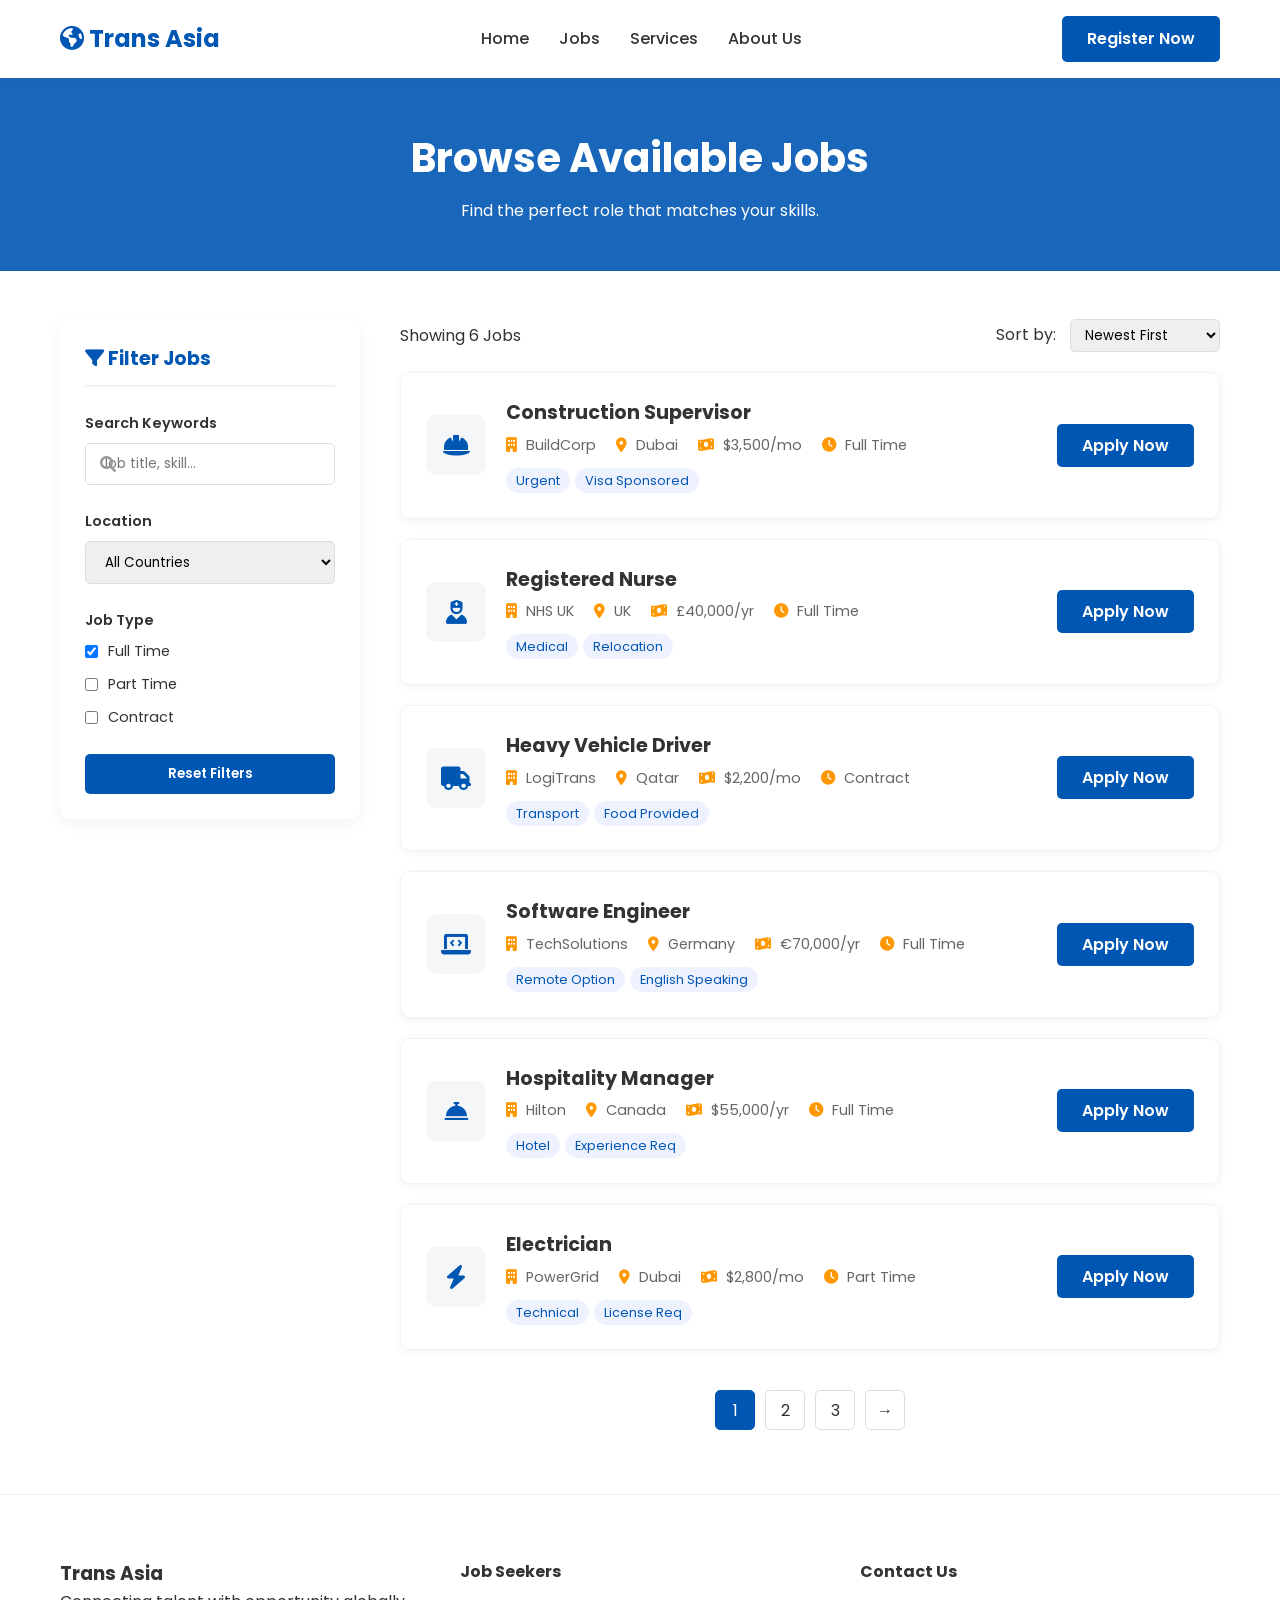
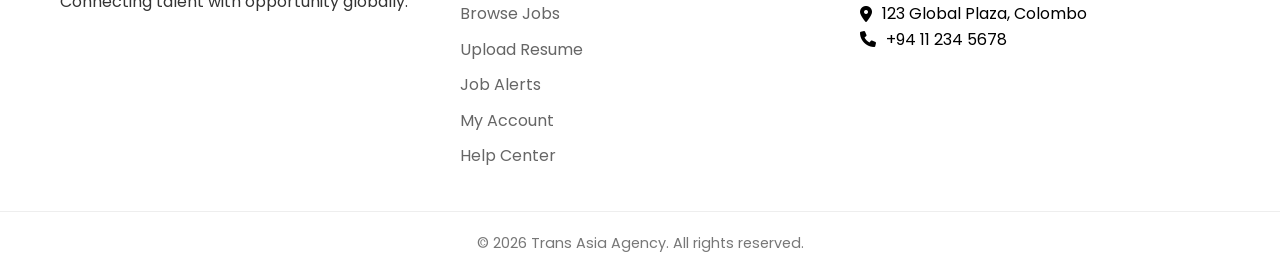
<file: jobs.html>
<!DOCTYPE html>
<html lang="en">

<head>
    <meta charset="UTF-8">
    <meta name="viewport" content="width=device-width, initial-scale=1.0">
    <title>Browse Jobs - GlobalRecruit</title>
    <link href="https://fonts.googleapis.com/css2?family=Poppins:wght@300;400;500;600;700&display=swap"
        rel="stylesheet">
    <link rel="stylesheet" href="https://cdnjs.cloudflare.com/ajax/libs/font-awesome/6.0.0/css/all.min.css">
    <link rel="stylesheet" href="style.css">
</head>

<body>

    <nav class="navbar">
        <div class="container">
            <a href="index.html" class="logo"><i class="fas fa-globe-americas"></i> Trans Asia</a>
            <ul class="nav-links">
                <li><a href="index.html">Home</a></li>
                <li><a href="jobs.html">Jobs</a></li>
                <li><a href="#">Services</a></li>
                <li><a href="#">About Us</a></li>
            </ul>
            <a href="login.html" class="btn-primary">Register Now</a>
            <div class="menu-toggle"><i class="fas fa-bars"></i></div>
        </div>
    </nav>

    <header class="page-header">
        <div class="container">
            <h1>Browse Available Jobs</h1>
            <p>Find the perfect role that matches your skills.</p>
        </div>
    </header>

    <section class="jobs-layout container">

        <aside class="filter-sidebar">
            <div class="filter-group">
                <h3><i class="fas fa-filter"></i> Filter Jobs</h3>
            </div>

            <div class="filter-group">
                <label>Search Keywords</label>
                <div class="input-icon">
                    <i class="fas fa-search"></i>
                    <input type="text" id="searchInput" placeholder="Job title, skill...">
                </div>
            </div>

            <div class="filter-group">
                <label>Location</label>
                <select id="locationFilter">
                    <option value="all">All Countries</option>
                    <option value="Dubai">Dubai, UAE</option>
                    <option value="UK">United Kingdom</option>
                    <option value="Germany">Germany</option>
                    <option value="Qatar">Qatar</option>
                    <option value="Canada">Canada</option>
                </select>
            </div>

            <div class="filter-group">
                <label>Job Type</label>
                <div class="checkbox-group">
                    <label><input type="checkbox" value="Full Time" checked> Full Time</label>
                    <label><input type="checkbox" value="Part Time"> Part Time</label>
                    <label><input type="checkbox" value="Contract"> Contract</label>
                </div>
            </div>

            <button class="btn-primary w-100" id="resetBtn">Reset Filters</button>
        </aside>

        <main class="job-results">
            <div class="results-header">
                <span id="jobCount">Showing 6 Jobs</span>
                <div class="sort-box">
                    Sort by:
                    <select>
                        <option>Newest First</option>
                        <option>Salary High-Low</option>
                    </select>
                </div>
            </div>

            <div class="jobs-grid-vertical" id="jobContainer">
            </div>

            <div class="pagination">
                <a href="#" class="active">1</a>
                <a href="#">2</a>
                <a href="#">3</a>
                <a href="#">&rarr;</a>
            </div>
        </main>

    </section>

    <footer>
        <div class="container footer-content">
            <div class="footer-col">
                <h3>Trans Asia</h3>
                <p>Connecting talent with opportunity globally.</p>
            </div>
            <div class="footer-col">
                <h4>Job Seekers</h4>
                <ul>
                    <li><a href="#">Browse Jobs</a></li>
                    <li><a href="#">Upload Resume</a></li>
                    <li><a href="#">Job Alerts</a></li>
                    <li><a href="#">My Account</a></li>
                    <li><a href="#">Help Center</a></li>
                </ul>
            </div>
            <div class="footer-col contact-info">
                <h4>Contact Us</h4>
                <a href="mailto:abc@mail.com"><i class="fas fa-map-marker-alt"></i> 123 Global Plaza, Colombo</a>
                <a href="tel:+94 11 234 5678"><i class="fas fa-phone"></i> +94 11 234 5678</a>
            </div>
        </div>
        <div class="footer-bottom">
            <p>&copy; 2026 Trans Asia Agency. All rights reserved.</p>
        </div>
    </footer>

    <script src="jobs-script.js"></script>
</body>

</html>
</file>
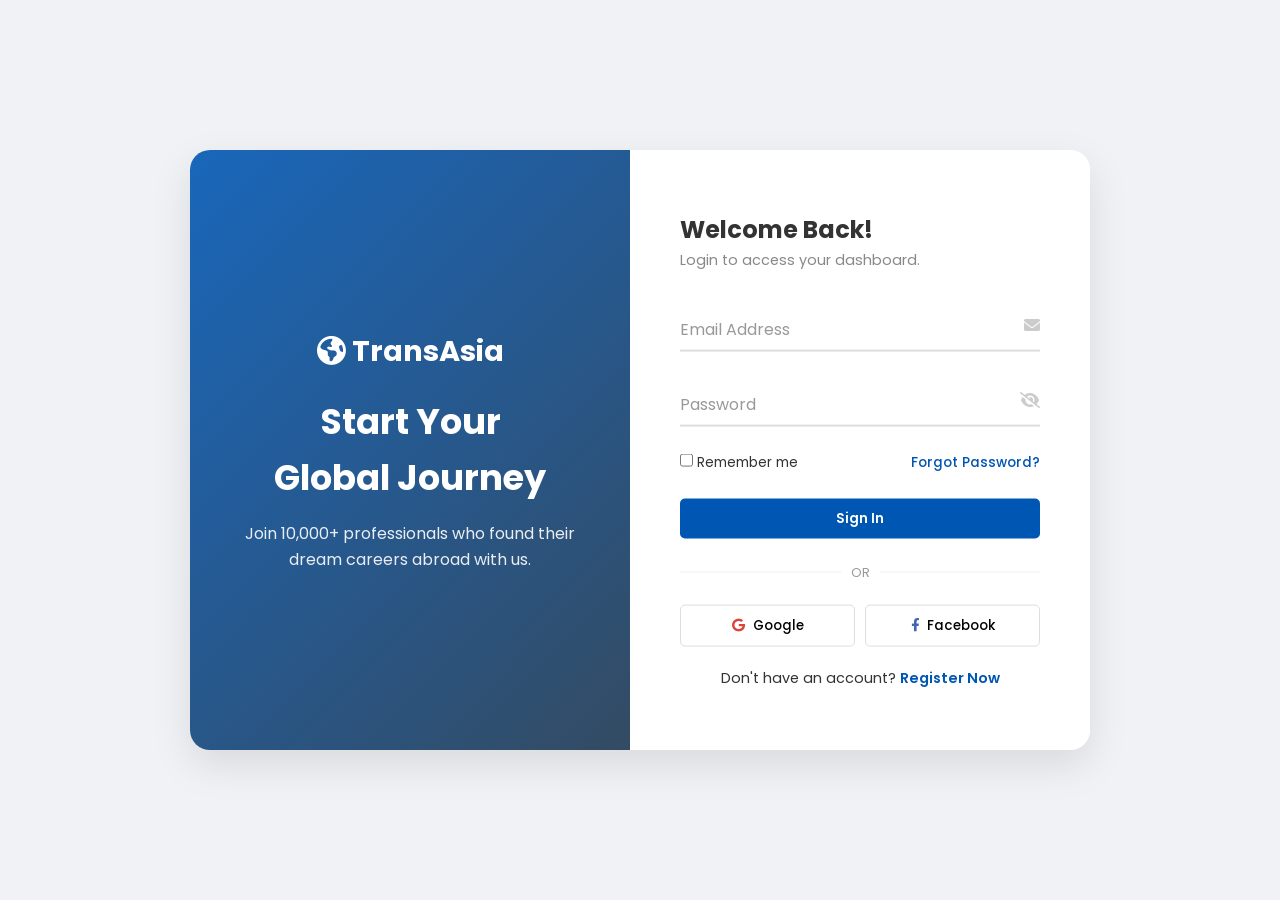
<file: login.html>
<!DOCTYPE html>
<html lang="en">

<head>
    <meta charset="UTF-8">
    <meta name="viewport" content="width=device-width, initial-scale=1.0">
    <title>Login / Register - TransAsia</title>
    <link href="https://fonts.googleapis.com/css2?family=Poppins:wght@300;400;500;600;700&display=swap"
        rel="stylesheet">
    <link rel="stylesheet" href="https://cdnjs.cloudflare.com/ajax/libs/font-awesome/6.0.0/css/all.min.css">
    <link rel="stylesheet" href="style.css">
</head>

<body>

    <div class="auth-container">
        <div class="auth-box">

            <div class="auth-left">
                <div class="overlay-auth"></div>
                <div class="auth-content">
                    <a href="index.html" class="logo-white"><i class="fas fa-globe-americas"></i> TransAsia</a>
                    <h2>Start Your <br>Global Journey</h2>
                    <p>Join 10,000+ professionals who found their dream careers abroad with us.</p>
                </div>
            </div>

            <div class="auth-right">

                <form id="loginForm" class="auth-form active-form">
                    <h2>Welcome Back!</h2>
                    <p class="auth-subtitle">Login to access your dashboard.</p>

                    <div class="input-wrap">
                        <input type="email" class="input-field" required>
                        <label>Email Address</label>
                        <i class="fas fa-envelope"></i>
                    </div>

                    <div class="input-wrap">
                        <input type="password" class="input-field" id="loginPass" required>
                        <label>Password</label>
                        <i class="fas fa-eye-slash toggle-pass" onclick="togglePassword('loginPass', this)"></i>
                    </div>

                    <div class="form-options">
                        <label class="remember-me">
                            <input type="checkbox"> Remember me
                        </label>
                        <a href="#" class="forgot-pass">Forgot Password?</a>
                    </div>

                    <button type="submit" class="btn-primary w-100">Sign In</button>

                    <div class="divider"><span>OR</span></div>

                    <div class="social-login">
                        <button type="button" class="google-btn"><i class="fab fa-google"></i> Google</button>
                        <button type="button" class="fb-btn"><i class="fab fa-facebook-f"></i> Facebook</button>
                    </div>

                    <p class="bottom-text">
                        Don't have an account? <a href="#" id="showRegister">Register Now</a>
                    </p>
                </form>

                <form id="registerForm" class="auth-form">
                    <h2>Create Account</h2>
                    <p class="auth-subtitle">Get started for free.</p>

                    <div class="input-wrap">
                        <input type="text" class="input-field" required>
                        <label>Full Name</label>
                        <i class="fas fa-user"></i>
                    </div>

                    <div class="input-wrap">
                        <input type="email" class="input-field" required>
                        <label>Email Address</label>
                        <i class="fas fa-envelope"></i>
                    </div>

                    <div class="input-wrap">
                        <input type="password" class="input-field" id="regPass" required>
                        <label>Password</label>
                        <i class="fas fa-eye-slash toggle-pass" onclick="togglePassword('regPass', this)"></i>
                    </div>

                    <button type="submit" class="btn-primary w-100">Create Account</button>

                    <p class="bottom-text">
                        Already have an account? <a href="#" id="showLogin">Sign In</a>
                    </p>
                </form>

            </div>
        </div>
    </div>

    <script src="auth-script.js"></script>
</body>

</html>
</file>
<file: style.css>
:root {
  --primary-color: #0056b3;
  --secondary-color: #f8f9fa;
  --text-dark: #333;
  --text-light: #666;
  --accent-orange: #ff9800;
  --font-family: "Poppins", sans-serif;
}

* {
  margin: 0;
  padding: 0;
  box-sizing: border-box;
  font-family: var(--font-family);
}

html {
  scroll-behavior: smooth;
}

body {
  background-color: #ffffff;
  color: var(--text-dark);
  line-height: 1.6;
}

.container {
  max-width: 1200px;
  margin: 0 auto;
  padding: 0 20px;
}

/* Navbar */
.navbar {
  background: #fff;
  padding: 1rem 0;
  box-shadow: 0 2px 10px rgba(0, 0, 0, 0.05);
  position: sticky;
  top: 0;
  z-index: 1000;
}
.navbar .container {
  display: flex;
  justify-content: space-between;
  align-items: center;
}
.logo {
  font-size: 1.5rem;
  font-weight: 700;
  color: var(--primary-color);
  text-decoration: none;
}
.nav-links {
  display: flex;
  list-style: none;
  gap: 30px;
}
.nav-links a {
  text-decoration: none;
  color: var(--text-dark);
  font-weight: 500;
}
.btn-primary {
  background: var(--primary-color);
  color: #fff;
  padding: 10px 25px;
  border-radius: 5px;
  text-decoration: none;
  font-weight: 600;
  transition: 0.3s;
}
.btn-primary:hover {
  background: #004494;
}
.menu-toggle {
  display: none;
}

/* Hero Section */
.hero {
  position: relative;
  height: 80vh;
  background: url("https://images.unsplash.com/photo-1486406146926-c627a92ad1ab?ixlib=rb-1.2.1&auto=format&fit=crop&w=1920&q=80")
    no-repeat center center/cover;
  display: flex;
  align-items: center;
  justify-content: center;
  text-align: center;
  color: #fff;
}
.hero .overlay {
  position: absolute;
  top: 0;
  left: 0;
  width: 100%;
  height: 100%;
  background: rgba(0, 30, 60, 0.7);
}
.hero-content {
  position: relative;
  z-index: 2;
  max-width: 800px;
}
.hero h1 {
  font-size: 3rem;
  margin-bottom: 1rem;
}
.hero p {
  font-size: 1.1rem;
  margin-bottom: 2rem;
  opacity: 0.9;
}

/* Search Box */
.search-box {
  background: #fff;
  padding: 10px;
  border-radius: 8px;
  display: flex;
  gap: 10px;
  flex-wrap: wrap;
}
.input-group {
  flex: 1;
  display: flex;
  align-items: center;
  background: #f0f2f5;
  padding: 10px 15px;
  border-radius: 5px;
}
.input-group i {
  color: #999;
  margin-right: 10px;
}
.input-group input,
.input-group select {
  border: none;
  background: transparent;
  width: 100%;
  outline: none;
}
.btn-search {
  background: var(--primary-color);
  color: #fff;
  border: none;
  padding: 10px 30px;
  border-radius: 5px;
  cursor: pointer;
  font-weight: 600;
}

.trust-badges {
  margin-top: 2rem;
  display: flex;
  justify-content: center;
  gap: 20px;
  font-size: 0.9rem;
}
.trust-badges i {
  color: var(--accent-orange);
  margin-right: 5px;
}

/* Stats */
.stats {
  display: flex;
  justify-content: space-between;
  text-align: center;
  padding: 3rem 20px;
}
.stats h3 {
  color: var(--primary-color);
  font-size: 2rem;
}

/* Featured Jobs */
.featured-jobs {
  padding: 4rem 20px;
  background: #fafafa;
}
.section-header {
  display: flex;
  justify-content: space-between;
  align-items: center;
}
.subtitle {
  color: var(--text-light);
  margin-bottom: 2rem;
}
.view-all {
  text-decoration: none;
  color: var(--primary-color);
  font-weight: 600;
}

.jobs-grid {
  display: grid;
  grid-template-columns: repeat(auto-fit, minmax(300px, 1fr));
  gap: 20px;
}
.job-card {
  background: #fff;
  padding: 20px;
  border-radius: 10px;
  box-shadow: 0 5px 15px rgba(0, 0, 0, 0.05);
  transition: transform 0.3s;
}
.job-card:hover {
  transform: translateY(-5px);
}
.card-top {
  display: flex;
  justify-content: space-between;
  margin-bottom: 15px;
}
.icon-box {
  width: 40px;
  height: 40px;
  background: #f0f2f5;
  border-radius: 8px;
  display: flex;
  align-items: center;
  justify-content: center;
}
.tag {
  font-size: 0.75rem;
  padding: 4px 8px;
  border-radius: 4px;
}
.tag.urgent {
  background: #ffebee;
  color: #d32f2f;
}
.tag.new {
  background: #e8f5e9;
  color: #2e7d32;
}

.job-card h3 {
  font-size: 1.1rem;
  margin-bottom: 5px;
}
.salary {
  font-weight: 600;
  font-size: 0.9rem;
  margin: 10px 0;
}
.card-footer {
  display: flex;
  justify-content: space-between;
  align-items: center;
  margin-top: 15px;
  border-top: 1px solid #eee;
  padding-top: 15px;
  font-size: 0.8rem;
  color: #888;
}
.apply-link {
  color: var(--accent-orange);
  text-decoration: none;
  font-weight: 600;
}

/* Why Choose Us */
.why-us {
  padding: 5rem 20px;
  text-align: center;
}
.small-title {
  color: var(--primary-color);
  letter-spacing: 1px;
  margin-bottom: 10px;
}
.features-grid {
  display: flex;
  justify-content: space-between;
  gap: 30px;
  margin-top: 3rem;
}
.feature-box {
  background: #f8f9fa;
  padding: 30px;
  border-radius: 10px;
  flex: 1;
}
.f-icon {
  font-size: 2rem;
  color: var(--primary-color);
  margin-bottom: 15px;
}
/* --- Services Section Styles --- */
.services-section {
  padding: 6rem 20px;
  text-align: center;
}

.section-header-center {
  margin-bottom: 4rem;
  max-width: 700px;
  margin-left: auto;
  margin-right: auto;
}
.section-header-center h2 {
  font-size: 2.5rem;
  margin-bottom: 10px;
}
.section-header-center p {
  color: #666;
}

.services-grid {
  display: grid;
  grid-template-columns: repeat(
    auto-fit,
    minmax(250px, 1fr)
  ); /* Responsive Grid */
  gap: 30px;
}

.service-card {
  background: #fff;
  padding: 30px;
  border-radius: 10px;
  box-shadow: 0 5px 20px rgba(0, 0, 0, 0.05);
  transition: all 0.3s ease;
  border-bottom: 4px solid transparent;
}

.service-card:hover {
  transform: translateY(-10px);
  border-bottom-color: var(--primary-color);
  box-shadow: 0 10px 30px rgba(0, 0, 0, 0.1);
}

.s-icon {
  width: 70px;
  height: 70px;
  background: #eef2ff;
  color: var(--primary-color);
  border-radius: 50%;
  display: flex;
  align-items: center;
  justify-content: center;
  font-size: 1.8rem;
  margin: 0 auto 20px;
  transition: 0.3s;
}

.service-card:hover .s-icon {
  background: var(--primary-color);
  color: #fff;
}

/* --- About Us Section Styles --- */
.about-section {
  padding: 6rem 0;
  background-color: #f8f9fa; /* Light Gray Background */
}

.about-wrapper {
  display: flex;
  align-items: center;
  gap: 60px;
}

/* About Image Styling */
.about-image {
  flex: 1;
  position: relative;
}

.about-image img {
  width: 100%;
  border-radius: 10px;
  box-shadow: 0 10px 30px rgba(0, 0, 0, 0.1);
}

/* Experience Badge (Floating Box) */
.experience-badge {
  position: absolute;
  bottom: -30px;
  right: -30px;
  background: var(--primary-color);
  color: #fff;
  padding: 20px;
  border-radius: 10px;
  text-align: center;
  box-shadow: 0 5px 20px rgba(0, 0, 0, 0.2);
  border: 5px solid #fff;
}
.experience-badge .years {
  display: block;
  font-size: 2.5rem;
  font-weight: 700;
  line-height: 1;
}
.experience-badge .text {
  font-size: 0.9rem;
  font-weight: 500;
}

/* About Content Styling */
.about-content {
  flex: 1;
}
.about-content h2 {
  font-size: 2.5rem;
  margin-bottom: 20px;
  line-height: 1.2;
}
.about-content p {
  color: #555;
  margin-bottom: 15px;
  line-height: 1.7;
}

.about-list {
  list-style: none;
  margin: 20px 0 30px;
}
.about-list li {
  margin-bottom: 10px;
  font-weight: 500;
  display: flex;
  align-items: center;
  gap: 10px;
}
.about-list li i {
  color: var(--accent-orange);
}

/* --- Mobile Responsiveness for New Sections --- */
@media (max-width: 900px) {
  .about-wrapper {
    flex-direction: column; /* Image eka udata, Text eka yatata */
  }
  .about-image {
    margin-bottom: 40px; /* Badge eka nisa ida thiyanawa */
  }
  .experience-badge {
    right: 10px;
    bottom: -20px;
  }
  .section-header-center h2,
  .about-content h2 {
    font-size: 2rem;
  }
}

/* Testimonials */
/* --- Testimonials Slider Styles --- */

.testimonials {
  /* Kalin thibba ewa ehemmama thiyanna */
  background: var(--primary-color);
  color: #fff;
  padding: 5rem 20px;
  text-align: center;
  overflow: hidden; /* Muhuda eliyata yana eka nawaththanna */
}

/* Main window eka */
.testimonial-wrapper {
  max-width: 1000px; /* Slider eke maximum width eka */
  margin: 3rem auto 0;
  overflow: hidden; /* Track eka eliyata giyama nopenenna */
  position: relative;
}

/* Rail Peella (Track) */
.testimonial-track {
  display: flex;
  transition: transform 0.5s ease-in-out; /* Smooth sliding animation */
  gap: 0; /* Gap eka padding walin handle karamu */
}

/* Card Styling Update */
.review-card {
  background: #fff;
  color: var(--text-dark);
  padding: 30px;
  border-radius: 10px;
  text-align: left;

  /* Responsive Width Logic */
  min-width: 50%; /* Desktop: Card 2k penawa */
  box-sizing: border-box; /* Padding ekka width calculate karanna */
  margin: 0; /* Margin ain kara gap eka manual denata */
  border: 10px solid transparent; /* Card deka athara gap eka hadanna trick ekak */
  background-clip: padding-box;
}

.stars {
  color: var(--accent-orange);
  margin-bottom: 15px;
}
.user-info {
  display: flex;
  gap: 15px;
  align-items: center;
  margin-top: 20px;
}
.user-info img {
  width: 50px;
  height: 50px;
  border-radius: 50%;
  object-fit: cover;
}

/* Dots Styling */
.indicators {
  margin-top: 20px;
  display: flex;
  justify-content: center;
  gap: 10px;
}
.dot {
  width: 10px;
  height: 10px;
  background: rgba(255, 255, 255, 0.5);
  border-radius: 50%;
  cursor: pointer;
  transition: 0.3s;
}
.dot.active {
  background: #fff;
  transform: scale(1.2);
}

/* CTA Box */
.cta-section {
  padding: 4rem 20px;
}
.cta-box {
  background: #f4f6f8;
  padding: 4rem;
  border-radius: 20px;
  text-align: center;
}
.cta-buttons {
  margin-top: 20px;
  display: flex;
  gap: 15px;
  justify-content: center;
}
.btn-secondary {
  background: #fff;
  border: 1px solid #ddd;
  color: var(--text-dark);
  padding: 10px 25px;
  border-radius: 5px;
  text-decoration: none;
}

/* Footer */
footer {
  background: #fff;
  padding-top: 4rem;
  border-top: 1px solid #eee;
}
.footer-content {
  display: grid;
  grid-template-columns: repeat(auto-fit, minmax(200px, 1fr));
  gap: 40px;
  padding-bottom: 2rem;
}

.footer-col h4 {
  margin-bottom: 1rem;
}

.footer-bottom {
  text-align: center;
  padding: 20px;
  border-top: 1px solid #eee;
  font-size: 0.9rem;
  color: #777;
}

.contact-info {
  display: flex;
  flex-direction: column;
}

.contact-info a {
  display: flex;
  align-items: center;
  gap: 10px;
  text-decoration: none;
  color: #000;
}

footer ul {
  list-style: none;
}
footer ul li {
  margin-bottom: 10px;
}
footer ul a {
  text-decoration: none;
  color: var(--text-light);
}

/* Animation Class */
.reveal {
  opacity: 0;
  transform: translateY(30px);
  transition: all 0.8s ease-out;
}
.reveal.active {
  opacity: 1;
  transform: translateY(0);
}

/* --- Job Listing Page Styles --- */

/* Page Header */
.page-header {
  background:
    linear-gradient(rgba(0, 86, 179, 0.9), rgba(0, 86, 179, 0.9)),
    url("https://images.unsplash.com/photo-1521737604893-d14cc237f11d?ixlib=rb-1.2.1&auto=format&fit=crop&w=1920&q=80");
  background-size: cover;
  background-position: center;
  color: #fff;
  padding: 3rem 0;
  text-align: center;
  margin-bottom: 3rem;
}
.page-header h1 {
  font-size: 2.5rem;
  margin-bottom: 0.5rem;
}

/* Layout Grid */
.jobs-layout {
  display: grid;
  grid-template-columns: 300px 1fr; /* Sidebar fixed width, Content fluid */
  gap: 40px;
  margin-bottom: 4rem;
}

/* Sidebar Styles */
.filter-sidebar {
  background: #fff;
  padding: 25px;
  border-radius: 10px;
  box-shadow: 0 5px 15px rgba(0, 0, 0, 0.05);
  height: fit-content;
  position: sticky;
  top: 100px; /* Sticks when scrolling */
}
.filter-group {
  margin-bottom: 25px;
}
.filter-group h3 {
  font-size: 1.2rem;
  color: var(--primary-color);
  border-bottom: 2px solid #f0f2f5;
  padding-bottom: 10px;
  margin-bottom: 20px;
}
.filter-group label {
  display: block;
  font-weight: 600;
  margin-bottom: 8px;
  font-size: 0.9rem;
}

.input-icon {
  position: relative;
}
.input-icon i {
  position: absolute;
  left: 15px;
  top: 50%;
  transform: translateY(-50%);
  color: #999;
}
.input-icon input {
  padding-left: 40px;
}

.filter-sidebar input[type="text"],
.filter-sidebar select {
  width: 100%;
  padding: 10px 15px;
  border: 1px solid #ddd;
  border-radius: 5px;
  outline: none;
  font-family: var(--font-family);
}

#searchInput input[type="text"] {
  padding-left: 20px;
}

.checkbox-group label {
  font-weight: 400;
  margin-bottom: 10px;
  display: flex;
  align-items: center;
  gap: 10px;
  cursor: pointer;
}
.w-100 {
  width: 100%;
  border: none;
  cursor: pointer;
}

/* Job Results Area */
.results-header {
  display: flex;
  justify-content: space-between;
  align-items: center;
  margin-bottom: 20px;
}
.sort-box select {
  padding: 5px 10px;
  border: 1px solid #ddd;
  border-radius: 5px;
  margin-left: 10px;
}

/* Vertical Job Card (List View) */
.jobs-grid-vertical {
  display: flex;
  flex-direction: column;
  gap: 20px;
}
.job-card-wide {
  display: flex;
  background: #fff;
  padding: 25px;
  border-radius: 10px;
  box-shadow: 0 2px 10px rgba(0, 0, 0, 0.05);
  transition: 0.3s;
  align-items: center;
  border: 1px solid #f0f2f5;
}
.job-card-wide:hover {
  transform: translateY(-3px);
  box-shadow: 0 8px 20px rgba(0, 0, 0, 0.1);
  border-color: var(--primary-color);
}

.job-logo {
  width: 60px;
  height: 60px;
  background: #f4f6f8;
  border-radius: 10px;
  display: flex;
  align-items: center;
  justify-content: center;
  font-size: 1.5rem;
  color: var(--primary-color);
  margin-right: 20px;
  flex-shrink: 0;
}
.job-details {
  flex: 1;
}
.job-details h3 {
  font-size: 1.2rem;
  margin-bottom: 5px;
}
.job-meta {
  display: flex;
  gap: 20px;
  font-size: 0.9rem;
  color: #666;
  margin-bottom: 10px;
}
.job-meta i {
  color: var(--accent-orange);
  margin-right: 5px;
}
.job-actions {
  text-align: right;
  min-width: 150px;
}
.job-tags {
  margin-top: 10px;
}
.tag-sm {
  background: #eef2ff;
  color: var(--primary-color);
  padding: 4px 10px;
  border-radius: 20px;
  font-size: 0.8rem;
  margin-right: 5px;
}

/* Pagination */
.pagination {
  display: flex;
  justify-content: center;
  gap: 10px;
  margin-top: 40px;
}
.pagination a {
  width: 40px;
  height: 40px;
  display: flex;
  align-items: center;
  justify-content: center;
  border: 1px solid #ddd;
  border-radius: 5px;
  text-decoration: none;
  color: var(--text-dark);
  transition: 0.3s;
}
.pagination a.active,
.pagination a:hover {
  background: var(--primary-color);
  color: #fff;
  border-color: var(--primary-color);
}

/* Animation Keyframes */
@keyframes fadeInUp {
  from {
    opacity: 0;
    transform: translateY(20px);
  }
  to {
    opacity: 1;
    transform: translateY(0);
  }
}
.animate-card {
  animation: fadeInUp 0.5s ease-out forwards;
}

/* Responsive */
@media (max-width: 900px) {
  .jobs-layout {
    grid-template-columns: 1fr;
  }
  .filter-sidebar {
    position: relative;
    top: 0;
    margin-bottom: 30px;
  }
  .job-card-wide {
    flex-direction: column;
    text-align: center;
    padding: 20px;
  }
  .job-logo {
    margin: 0 0 15px 0;
  }
  .job-meta {
    justify-content: center;
    flex-wrap: wrap;
    gap: 10px;
  }
  .job-actions {
    margin-top: 20px;
    width: 100%;
  }
  .job-actions .btn-primary {
    width: 100%;
    display: block;
  }
}

/* Mobile Responsive */
@media (max-width: 768px) {
  .nav-links {
    display: none;
  } /* Mobile menu toggle logic needed if expanding */
  .hero h1 {
    font-size: 2rem;
  }
  .features-grid,
  .review-grid,
  .stats {
    flex-direction: column;
    gap: 20px;
  }
  .search-box {
    flex-direction: column;
  }
  .input-group {
    width: 100%;
  }
  .btn-search {
    width: 100%;
  }
}

/* --- Authentication Page Styles --- */

.auth-container {
  min-height: 100vh;
  display: flex;
  align-items: center;
  justify-content: center;
  background-color: #f0f2f5;
  padding: 20px;
}

.auth-box {
  background: #fff;
  width: 100%;
  max-width: 900px;
  height: 600px; /* Fixed height for desktop */
  border-radius: 20px;
  box-shadow: 0 15px 40px rgba(0, 0, 0, 0.1);
  display: flex;
  overflow: hidden;
  position: relative;
}

/* Left Side (Image) */
.auth-left {
  flex: 1;
  background: url("https://images.unsplash.com/photo-1497215728101-856f4ea42174?ixlib=rb-1.2.1&auto=format&fit=crop&w=800&q=80")
    center/cover;
  position: relative;
  display: flex;
  align-items: center;
  justify-content: center;
  color: #fff;
  text-align: center;
  padding: 40px;
}

.overlay-auth {
  position: absolute;
  top: 0;
  left: 0;
  width: 100%;
  height: 100%;
  background: linear-gradient(
    135deg,
    rgba(0, 86, 179, 0.9),
    rgba(0, 30, 60, 0.8)
  );
}

.auth-content {
  position: relative;
  z-index: 2;
}
.logo-white {
  color: #fff;
  font-size: 1.8rem;
  font-weight: 700;
  text-decoration: none;
  display: block;
  margin-bottom: 20px;
}
.auth-content h2 {
  font-size: 2.2rem;
  margin-bottom: 15px;
}
.auth-content p {
  opacity: 0.9;
}

/* Right Side (Forms) */
.auth-right {
  flex: 1;
  padding: 50px;
  position: relative;
  background: #fff;
  display: flex;
  align-items: center;
}

.auth-form {
  width: 100%;
  position: absolute; /* Forms stack on top of each other */
  top: 50%;
  left: 50%;
  transform: translate(-50%, -50%);
  opacity: 0;
  pointer-events: none;
  transition: all 0.5s ease;
  padding: 0 50px;
}

.auth-form.active-form {
  opacity: 1;
  pointer-events: all;
  transform: translate(-50%, -50%); /* Correct centering */
}

.auth-subtitle {
  color: #888;
  margin-bottom: 30px;
  font-size: 0.9rem;
}

/* Floating Input Animation */
.input-wrap {
  position: relative;
  margin-bottom: 25px;
  height: 50px;
}

.input-field {
  width: 100%;
  height: 100%;
  background: none;
  border: none;
  border-bottom: 2px solid #ddd;
  outline: none;
  font-size: 1rem;
  color: var(--text-dark);
  padding-top: 20px; /* Make space for label */
  transition: 0.3s;
}

.input-wrap label {
  position: absolute;
  left: 0;
  top: 15px;
  color: #999;
  pointer-events: none;
  transition: 0.3s ease;
}

.input-wrap i {
  position: absolute;
  right: 0;
  top: 15px;
  color: #ccc;
  cursor: pointer;
}

/* Animation Logic: When focused or has value */
.input-field:focus,
.input-field:valid {
  border-bottom-color: var(--primary-color);
}

.input-field:focus + label,
.input-field:valid + label {
  top: -5px;
  font-size: 0.8rem;
  color: var(--primary-color);
}

/* Form Footer Links */
.form-options {
  display: flex;
  justify-content: space-between;
  font-size: 0.85rem;
  margin-bottom: 25px;
  align-items: center;
}
.forgot-pass {
  color: var(--primary-color);
  text-decoration: none;
  font-weight: 500;
}
.bottom-text {
  margin-top: 20px;
  text-align: center;
  font-size: 0.9rem;
}
.bottom-text a {
  color: var(--primary-color);
  font-weight: 600;
  text-decoration: none;
}

/* Social Login */
.divider {
  text-align: center;
  margin: 20px 0;
  position: relative;
}
.divider span {
  background: #fff;
  padding: 0 10px;
  color: #999;
  font-size: 0.8rem;
  position: relative;
  z-index: 2;
}
.divider::before {
  content: "";
  position: absolute;
  top: 50%;
  left: 0;
  width: 100%;
  height: 1px;
  background: #eee;
}

.social-login {
  display: flex;
  gap: 10px;
}
.social-login button {
  flex: 1;
  padding: 10px;
  border: 1px solid #ddd;
  background: #fff;
  border-radius: 5px;
  cursor: pointer;
  transition: 0.3s;
  display: flex;
  align-items: center;
  justify-content: center;
  gap: 8px;
  font-weight: 500;
}
.social-login button:hover {
  background: #f8f9fa;
}
.google-btn i {
  color: #db4437;
}
.fb-btn i {
  color: #4267b2;
}

/* Responsive Login */
@media (max-width: 768px) {
  .auth-box {
    flex-direction: column;
    height: auto;
    max-width: 500px;
  }
  .auth-left {
    padding: 30px;
    min-height: 200px;
  }
  .auth-right {
    padding: 40px 20px;
    height: auto;
    min-height: 500px;
  }
  .auth-form {
    position: relative;
    top: 0;
    left: 0;
    transform: none !important;
    padding: 0;
  }
  .auth-form.active-form {
    transform: none;
  }
  /* Hide inactive form completely on mobile so height adjusts */
  .auth-form:not(.active-form) {
    display: none;
  }
}
</file>
